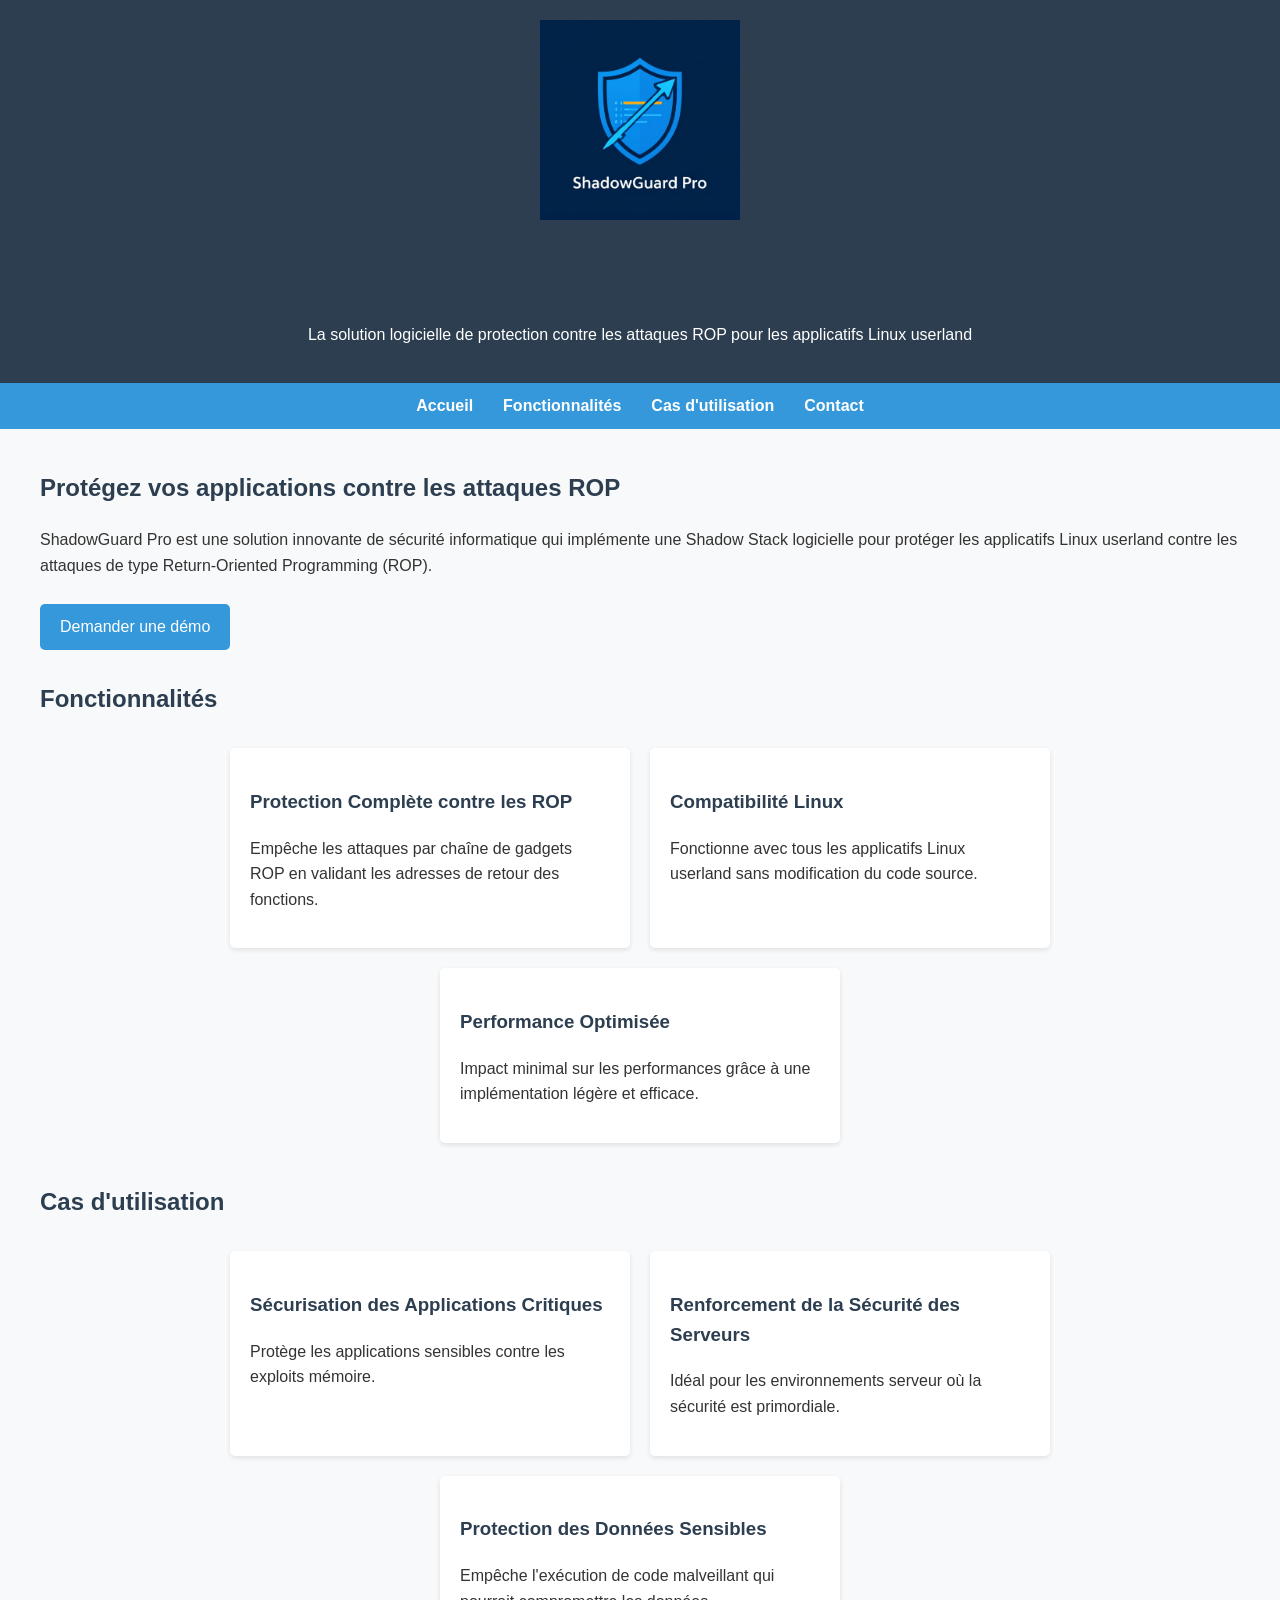
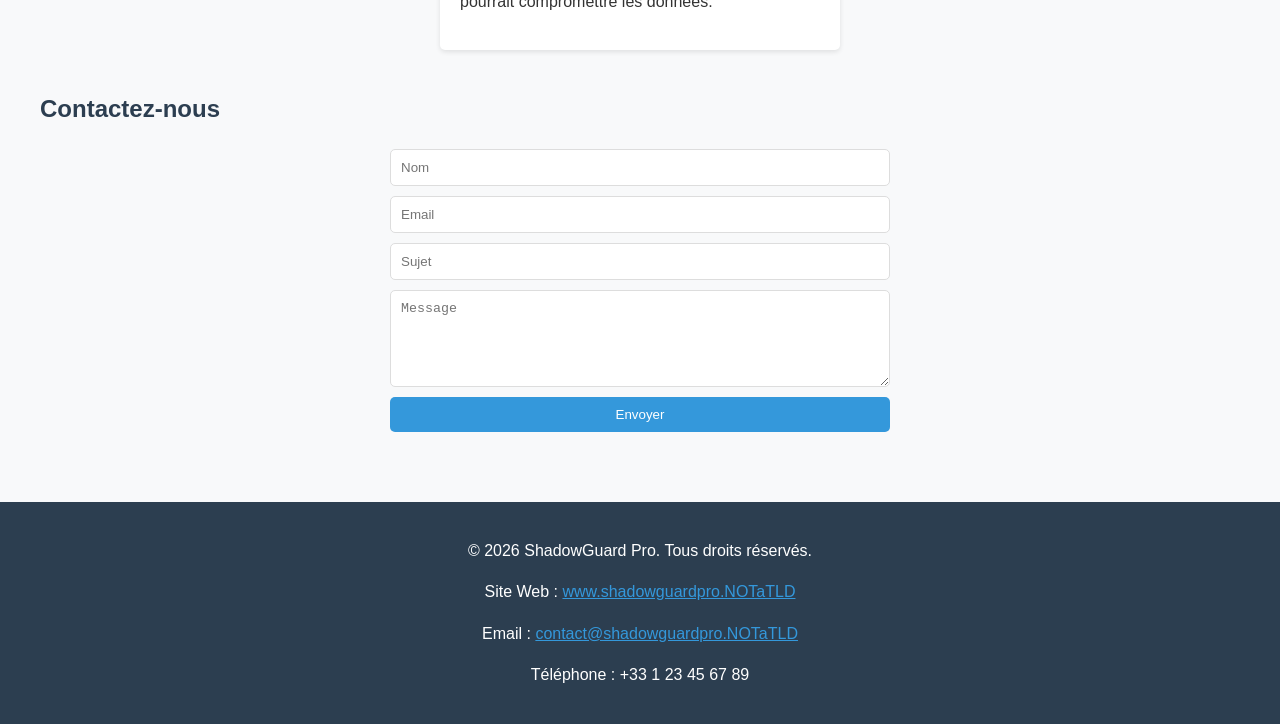
<file: nginx/html/index.html>
<!DOCTYPE html>
<html lang="fr">
<!--This page is static, it's really not what you are looking for-->
<head>
    <meta charset="UTF-8">
    <meta name="viewport" content="width=device-width, initial-scale=1.0">
    <title>ShadowGuard Pro - Protection contre les attaques ROP</title>
    <style>
        /* Styles de base */
        body {
            font-family: 'Arial', sans-serif;
            line-height: 1.6;
            margin: 0;
            padding: 0;
            color: #333;
            background-color: #f8f9fa;
        }

        /* En-tête */
        header {
            background-color: #2c3e50;
            color: white;
            padding: 20px 0;
            text-align: center;
        }

        /* Logo */
        .logo {
            width: 100px;
            height: 100px;
            background-color: #3498db;
            border-radius: 10px;
            margin: 0 auto 10px;
            position: relative;
            overflow: hidden;
        }

        .logo .shield {
            width: 100%;
            height: 100%;
            background-color: #2c3e50;
            border-radius: 10px;
            position: relative;
            overflow: hidden;
        }

        .logo .stack {
            position: absolute;
            top: 30%;
            left: 20%;
            width: 60%;
            height: 40%;
            background-color: #3498db;
            border-radius: 5px;
            box-shadow: 0 0 10px rgba(0, 0, 0, 0.3);
        }

        .logo .arrow {
            position: absolute;
            top: 50%;
            left: 50%;
            width: 0;
            height: 0;
            border-left: 10px solid transparent;
            border-right: 10px solid transparent;
            border-top: 15px solid #3498db;
            transform: translate(-50%, -50%);
        }

        /* Navigation */
        nav {
            background-color: #3498db;
            padding: 10px 0;
        }

        nav ul {
            list-style-type: none;
            margin: 0;
            padding: 0;
            display: flex;
            justify-content: center;
        }

        nav ul li {
            margin: 0 15px;
        }

        nav ul li a {
            color: white;
            text-decoration: none;
            font-weight: bold;
        }

        /* Contenu principal */
        main {
            padding: 20px;
            max-width: 1200px;
            margin: 0 auto;
        }

        section {
            margin-bottom: 30px;
        }

        h1, h2, h3 {
            color: #2c3e50;
        }

        /* Pied de page */
        footer {
            background-color: #2c3e50;
            color: white;
            text-align: center;
            padding: 20px 0;
            margin-top: 20px;
        }

        /* Boutons */
        .btn {
            display: inline-block;
            background-color: #3498db;
            color: white;
            padding: 10px 20px;
            text-decoration: none;
            border-radius: 5px;
            margin-top: 10px;
        }

        /* Carte de fonctionnalité */
        .feature-card {
            background-color: white;
            border-radius: 5px;
            padding: 20px;
            margin: 10px;
            box-shadow: 0 2px 5px rgba(0, 0, 0, 0.1);
        }

        /* Formulaire de contact */
        .contact-form {
            display: flex;
            flex-direction: column;
            max-width: 500px;
            margin: 0 auto;
        }

        .contact-form input, .contact-form textarea {
            padding: 10px;
            margin-bottom: 10px;
            border: 1px solid #ddd;
            border-radius: 5px;
        }

        .contact-form button {
            background-color: #3498db;
            color: white;
            border: none;
            padding: 10px 20px;
            border-radius: 5px;
            cursor: pointer;
        }

        /* Responsive */
        @media (max-width: 768px) {
            nav ul {
                flex-direction: column;
                align-items: center;
            }

            nav ul li {
                margin: 5px 0;
            }
        }
    </style>
</head>
<body>
    <header>
	<img src="rsrc/shadowguard.png" width="200" height="200">
        <h1>ShadowGuard Pro</h1>
        <p>La solution logicielle de protection contre les attaques ROP pour les applicatifs Linux userland</p>
    </header>

    <nav>
        <ul>
            <li><a href="#accueil">Accueil</a></li>
            <li><a href="#fonctionnalités">Fonctionnalités</a></li>
            <li><a href="#cas-utilisation">Cas d'utilisation</a></li>
            <li><a href="#contact">Contact</a></li>
        </ul>
    </nav>

    <main>
        <section id="accueil">
            <h2>Protégez vos applications contre les attaques ROP</h2>
            <p>ShadowGuard Pro est une solution innovante de sécurité informatique qui implémente une Shadow Stack logicielle pour protéger les applicatifs Linux userland contre les attaques de type Return-Oriented Programming (ROP).</p>
            <a href="#contact" class="btn">Demander une démo</a>
        </section>

        <section id="fonctionnalités">
            <h2>Fonctionnalités</h2>
            <div style="display: flex; flex-wrap: wrap; justify-content: center;">
                <div class="feature-card" style="width: 30%;">
                    <h3>Protection Complète contre les ROP</h3>
                    <p>Empêche les attaques par chaîne de gadgets ROP en validant les adresses de retour des fonctions.</p>
                </div>
                <div class="feature-card" style="width: 30%;">
                    <h3>Compatibilité Linux</h3>
                    <p>Fonctionne avec tous les applicatifs Linux userland sans modification du code source.</p>
                </div>
                <div class="feature-card" style="width: 30%;">
                    <h3>Performance Optimisée</h3>
                    <p>Impact minimal sur les performances grâce à une implémentation légère et efficace.</p>
                </div>
            </div>
        </section>

        <section id="cas-utilisation">
            <h2>Cas d'utilisation</h2>
            <div style="display: flex; flex-wrap: wrap; justify-content: center;">
                <div class="feature-card" style="width: 30%;">
                    <h3>Sécurisation des Applications Critiques</h3>
                    <p>Protège les applications sensibles contre les exploits mémoire.</p>
                </div>
                <div class="feature-card" style="width: 30%;">
                    <h3>Renforcement de la Sécurité des Serveurs</h3>
                    <p>Idéal pour les environnements serveur où la sécurité est primordiale.</p>
                </div>
                <div class="feature-card" style="width: 30%;">
                    <h3>Protection des Données Sensibles</h3>
                    <p>Empêche l'exécution de code malveillant qui pourrait compromettre les données.</p>
                </div>
            </div>
        </section>

        <section id="contact">
            <h2>Contactez-nous</h2>
            <form class="contact-form">
                <input type="text" placeholder="Nom" required>
                <input type="email" placeholder="Email" required>
                <input type="text" placeholder="Sujet" required>
                <textarea placeholder="Message" rows="5" required></textarea>
                <button type="submit">Envoyer</button>
            </form>
        </section>
    </main>

    <footer>
        <p>&copy; 2026 ShadowGuard Pro. Tous droits réservés.</p>
        <p>Site Web : <a href="http://www.shadowguardpro.NOTaTLD" style="color: #3498db;">www.shadowguardpro.NOTaTLD</a></p>
        <p>Email : <a href="mailto:contact@shadowguardpro.NOTaTLD" style="color: #3498db;">contact@shadowguardpro.NOTaTLD</a></p>
        <p>Téléphone : +33 1 23 45 67 89</p>
    </footer>
</body>
</html>
</file>
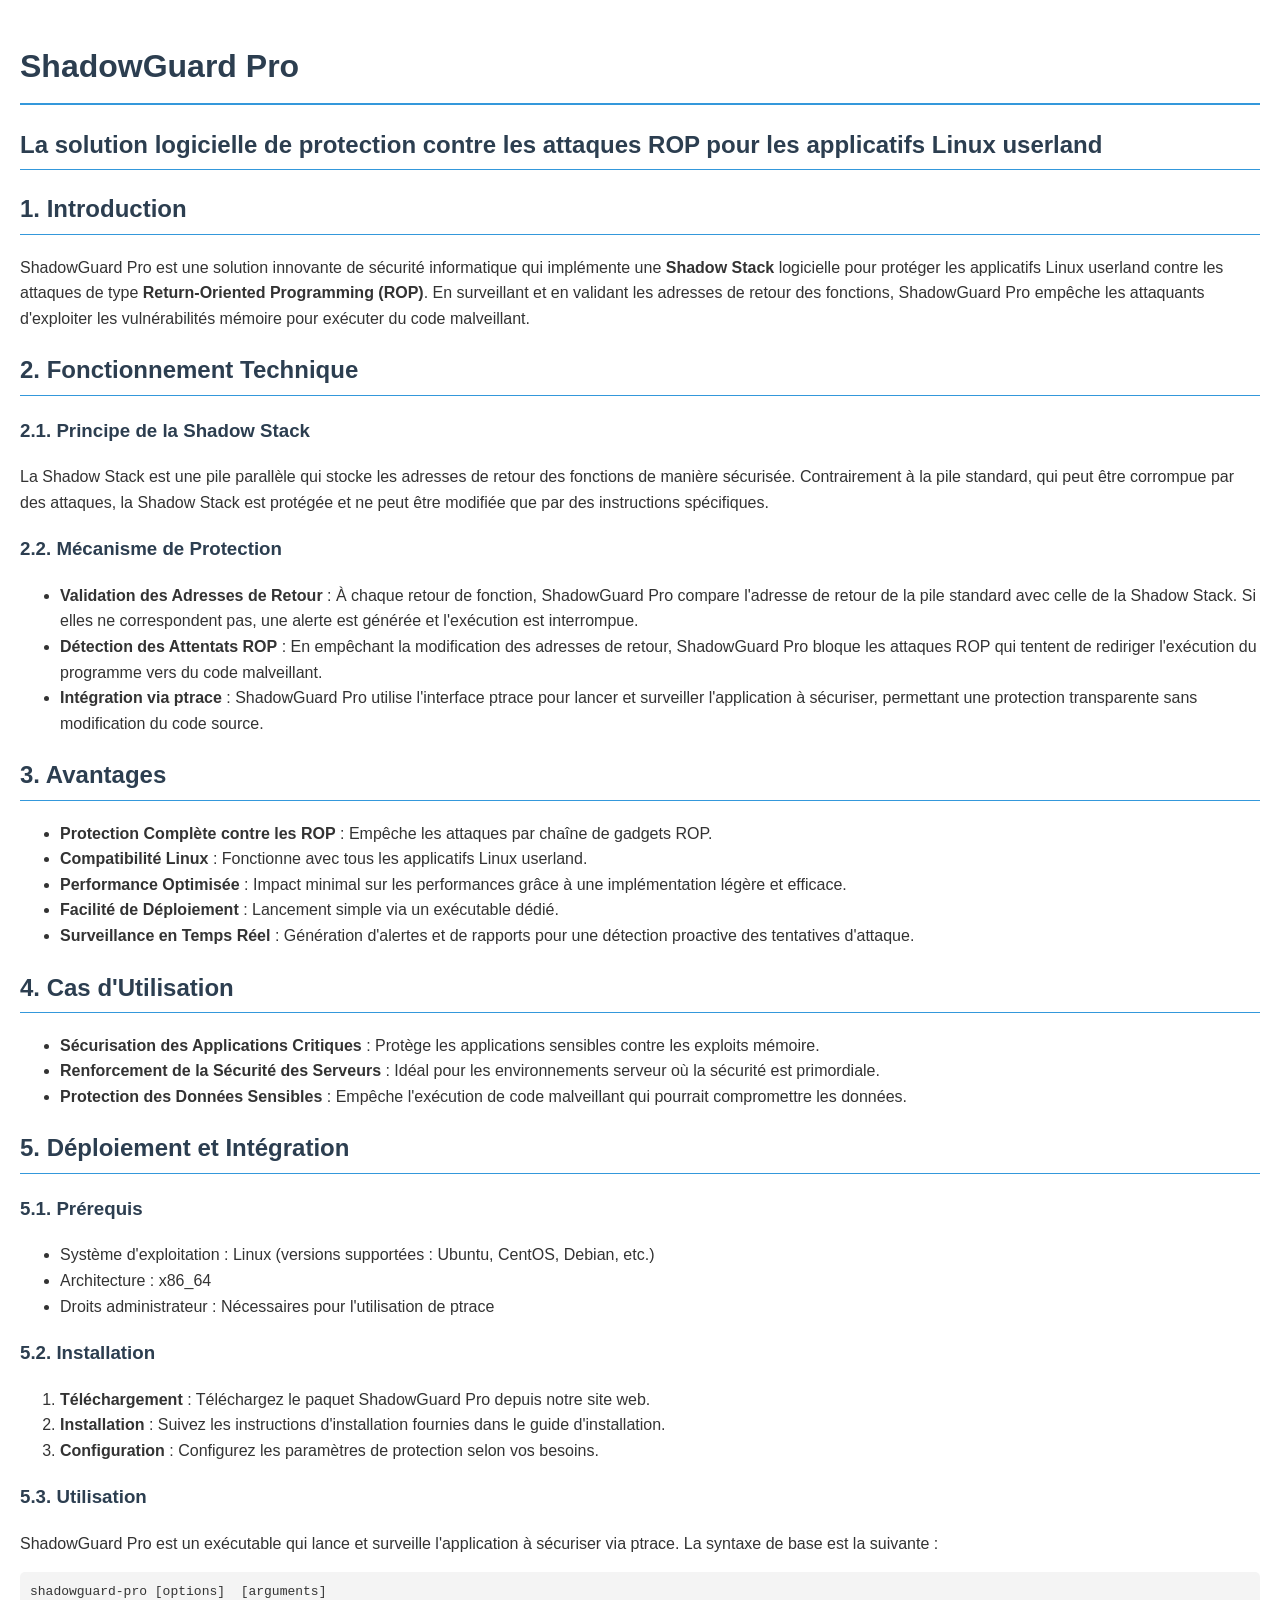
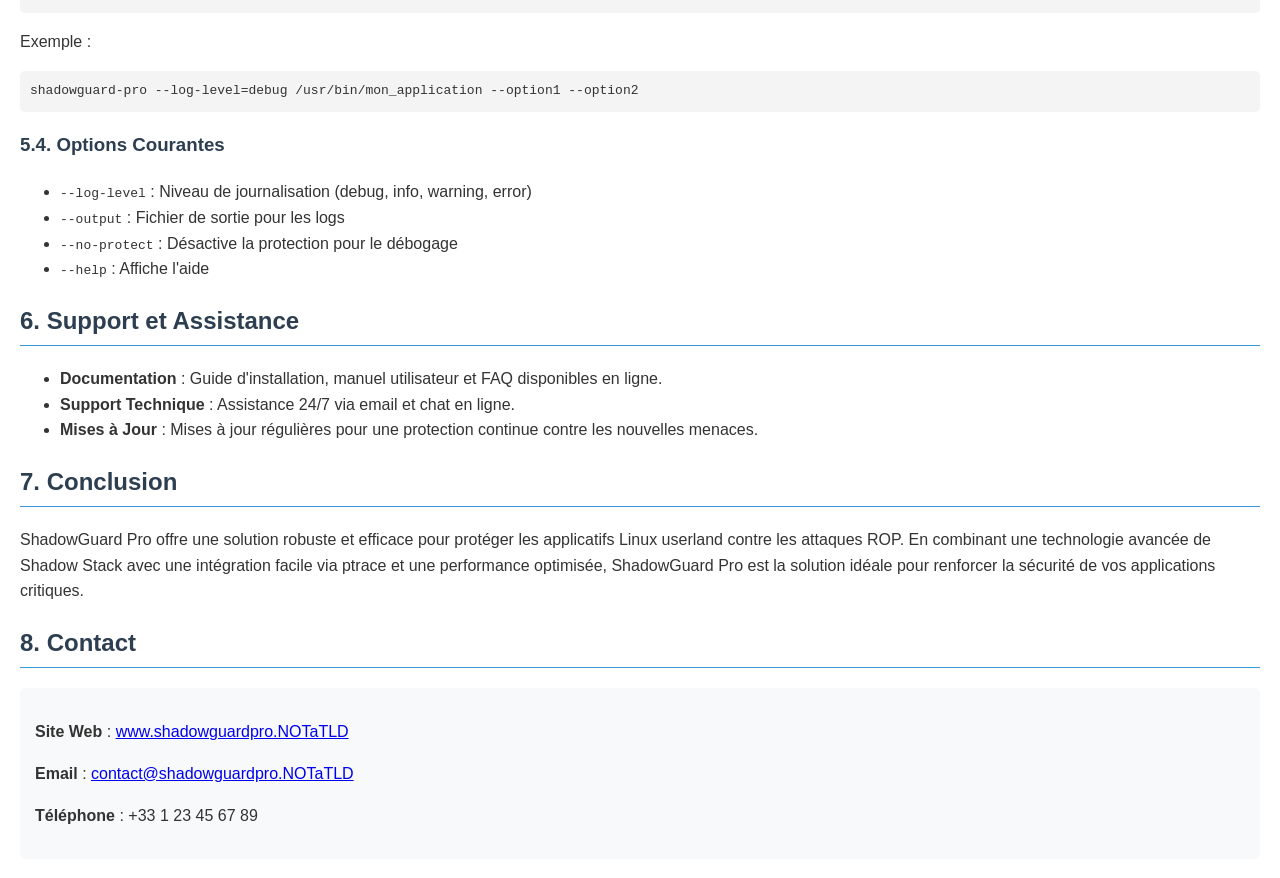
<file: nginx/html/rsrc/ShadowGuardPro_whitepaper.html>
<!DOCTYPE html>
<html lang="fr">
<head>
    <meta charset="UTF-8">
    <meta name="viewport" content="width=device-width, initial-scale=1.0">
    <title>ShadowGuard Pro - Documentation Technico-Commerciale</title>
    <style>
        body {
            font-family: Arial, sans-serif;
            line-height: 1.6;
            margin: 0;
            padding: 20px;
            color: #333;
        }
        h1, h2, h3, h4 {
            color: #2c3e50;
        }
        h1 {
            border-bottom: 2px solid #3498db;
            padding-bottom: 10px;
        }
        h2 {
            border-bottom: 1px solid #3498db;
            padding-bottom: 5px;
        }
        pre {
            background-color: #f4f4f4;
            padding: 10px;
            border-radius: 5px;
            overflow-x: auto;
        }
        code {
            font-family: monospace;
        }
        .contact-info {
            background-color: #f8f9fa;
            padding: 15px;
            border-radius: 5px;
            margin-top: 20px;
        }
    </style>
</head>
<body>
    <h1>ShadowGuard Pro</h1>
    <h2>La solution logicielle de protection contre les attaques ROP pour les applicatifs Linux userland</h2>

    <h2>1. Introduction</h2>
    <p>ShadowGuard Pro est une solution innovante de sécurité informatique qui implémente une <strong>Shadow Stack</strong> logicielle pour protéger les applicatifs Linux userland contre les attaques de type <strong>Return-Oriented Programming (ROP)</strong>. En surveillant et en validant les adresses de retour des fonctions, ShadowGuard Pro empêche les attaquants d'exploiter les vulnérabilités mémoire pour exécuter du code malveillant.</p>

    <h2>2. Fonctionnement Technique</h2>

    <h3>2.1. Principe de la Shadow Stack</h3>
    <p>La Shadow Stack est une pile parallèle qui stocke les adresses de retour des fonctions de manière sécurisée. Contrairement à la pile standard, qui peut être corrompue par des attaques, la Shadow Stack est protégée et ne peut être modifiée que par des instructions spécifiques.</p>

    <h3>2.2. Mécanisme de Protection</h3>
    <ul>
        <li><strong>Validation des Adresses de Retour</strong> : À chaque retour de fonction, ShadowGuard Pro compare l'adresse de retour de la pile standard avec celle de la Shadow Stack. Si elles ne correspondent pas, une alerte est générée et l'exécution est interrompue.</li>
        <li><strong>Détection des Attentats ROP</strong> : En empêchant la modification des adresses de retour, ShadowGuard Pro bloque les attaques ROP qui tentent de rediriger l'exécution du programme vers du code malveillant.</li>
        <li><strong>Intégration via ptrace</strong> : ShadowGuard Pro utilise l'interface ptrace pour lancer et surveiller l'application à sécuriser, permettant une protection transparente sans modification du code source.</li>
    </ul>

    <h2>3. Avantages</h2>
    <ul>
        <li><strong>Protection Complète contre les ROP</strong> : Empêche les attaques par chaîne de gadgets ROP.</li>
        <li><strong>Compatibilité Linux</strong> : Fonctionne avec tous les applicatifs Linux userland.</li>
        <li><strong>Performance Optimisée</strong> : Impact minimal sur les performances grâce à une implémentation légère et efficace.</li>
        <li><strong>Facilité de Déploiement</strong> : Lancement simple via un exécutable dédié.</li>
        <li><strong>Surveillance en Temps Réel</strong> : Génération d'alertes et de rapports pour une détection proactive des tentatives d'attaque.</li>
    </ul>

    <h2>4. Cas d'Utilisation</h2>
    <ul>
        <li><strong>Sécurisation des Applications Critiques</strong> : Protège les applications sensibles contre les exploits mémoire.</li>
        <li><strong>Renforcement de la Sécurité des Serveurs</strong> : Idéal pour les environnements serveur où la sécurité est primordiale.</li>
        <li><strong>Protection des Données Sensibles</strong> : Empêche l'exécution de code malveillant qui pourrait compromettre les données.</li>
    </ul>

    <h2>5. Déploiement et Intégration</h2>

    <h3>5.1. Prérequis</h3>
    <ul>
        <li>Système d'exploitation : Linux (versions supportées : Ubuntu, CentOS, Debian, etc.)</li>
        <li>Architecture : x86_64</li>
        <li>Droits administrateur : Nécessaires pour l'utilisation de ptrace</li>
    </ul>

    <h3>5.2. Installation</h3>
    <ol>
        <li><strong>Téléchargement</strong> : Téléchargez le paquet ShadowGuard Pro depuis notre site web.</li>
        <li><strong>Installation</strong> : Suivez les instructions d'installation fournies dans le guide d'installation.</li>
        <li><strong>Configuration</strong> : Configurez les paramètres de protection selon vos besoins.</li>
    </ol>

    <h3>5.3. Utilisation</h3>
    <p>ShadowGuard Pro est un exécutable qui lance et surveille l'application à sécuriser via ptrace. La syntaxe de base est la suivante :</p>

    <pre><code>shadowguard-pro [options] <commande> [arguments]</code></pre>

    <p>Exemple :</p>
    <pre><code>shadowguard-pro --log-level=debug /usr/bin/mon_application --option1 --option2</code></pre>

    <h3>5.4. Options Courantes</h3>
    <ul>
        <li><code>--log-level</code> : Niveau de journalisation (debug, info, warning, error)</li>
        <li><code>--output</code> : Fichier de sortie pour les logs</li>
        <li><code>--no-protect</code> : Désactive la protection pour le débogage</li>
        <li><code>--help</code> : Affiche l'aide</li>
    </ul>

    <h2>6. Support et Assistance</h2>
    <ul>
        <li><strong>Documentation</strong> : Guide d'installation, manuel utilisateur et FAQ disponibles en ligne.</li>
        <li><strong>Support Technique</strong> : Assistance 24/7 via email et chat en ligne.</li>
        <li><strong>Mises à Jour</strong> : Mises à jour régulières pour une protection continue contre les nouvelles menaces.</li>
    </ul>

    <h2>7. Conclusion</h2>
    <p>ShadowGuard Pro offre une solution robuste et efficace pour protéger les applicatifs Linux userland contre les attaques ROP. En combinant une technologie avancée de Shadow Stack avec une intégration facile via ptrace et une performance optimisée, ShadowGuard Pro est la solution idéale pour renforcer la sécurité de vos applications critiques.</p>

    <h2>8. Contact</h2>
    <div class="contact-info">
        <p><strong>Site Web</strong> : <a href="http://www.shadowguardpro.NOTaTLD">www.shadowguardpro.NOTaTLD</a></p>
        <p><strong>Email</strong> : <a href="mailto:contact@shadowguardpro.NOTaTLD">contact@shadowguardpro.NOTaTLD</a></p>
        <p><strong>Téléphone</strong> : +33 1 23 45 67 89</p>
    </div>
</body>
</html>
</file>
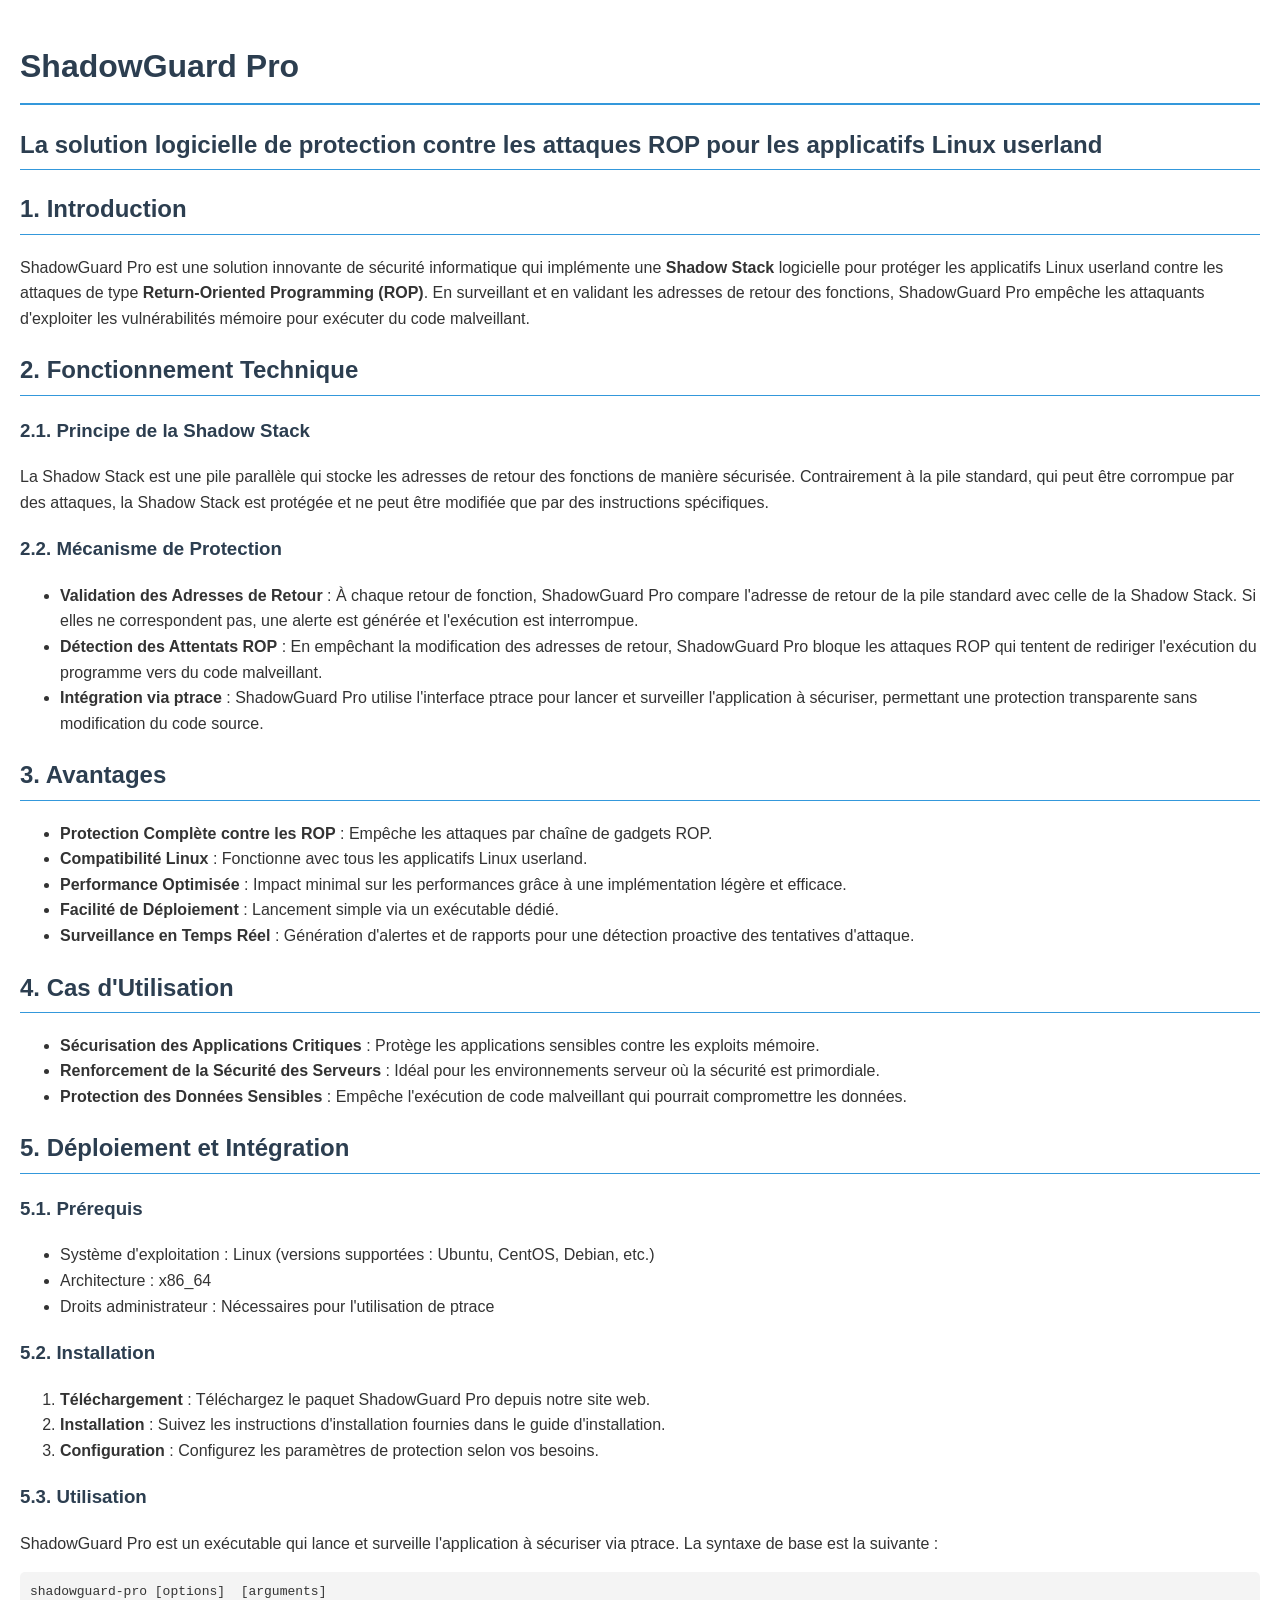
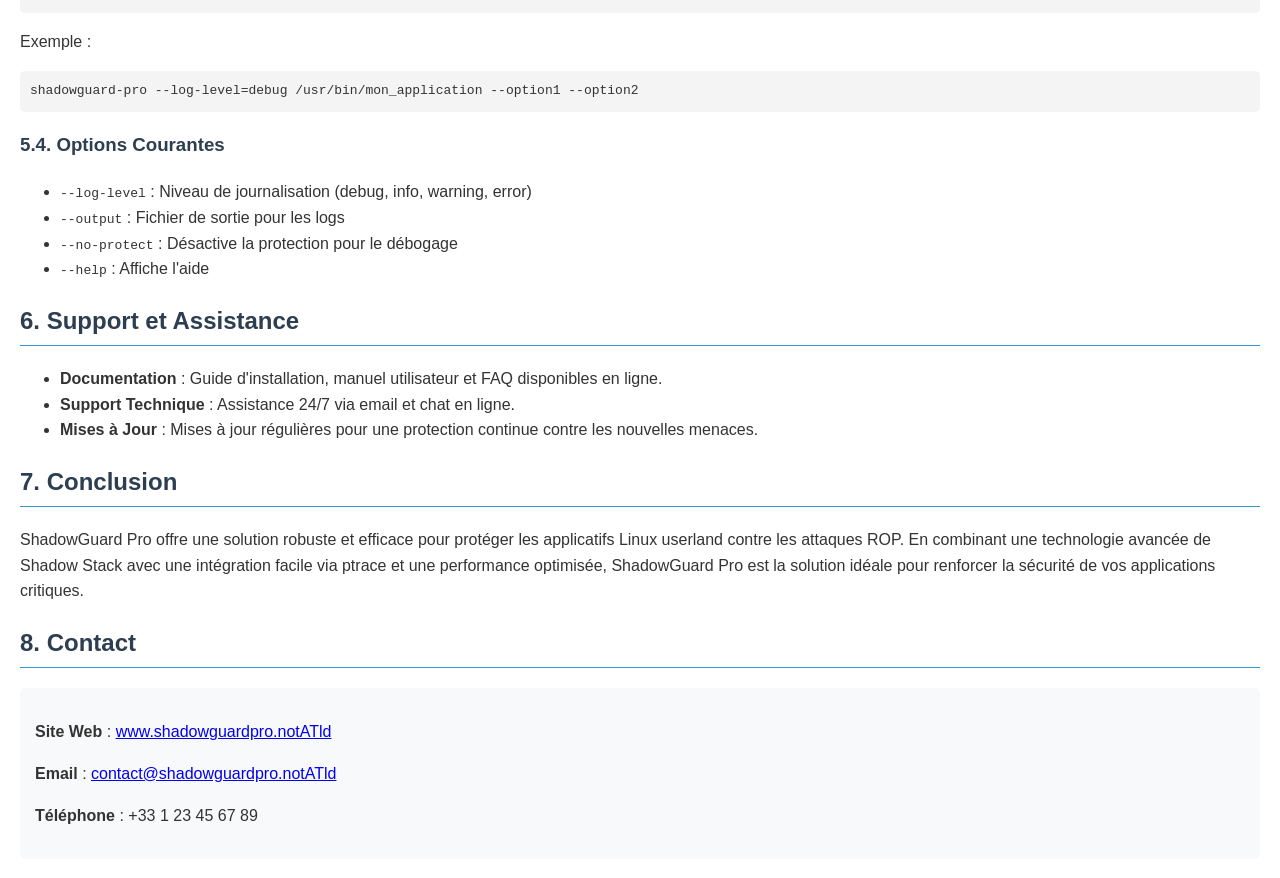
<file: nginx/html/aoxgulmpgdvaagnd/cproj.ernest/260217_shadow_guard/ShadowGuardPro.html>
<!DOCTYPE html>
<html lang="fr">
<head>
    <meta charset="UTF-8">
    <meta name="viewport" content="width=device-width, initial-scale=1.0">
    <title>ShadowGuard Pro - Documentation Technico-Commerciale</title>
    <style>
        body {
            font-family: Arial, sans-serif;
            line-height: 1.6;
            margin: 0;
            padding: 20px;
            color: #333;
        }
        h1, h2, h3, h4 {
            color: #2c3e50;
        }
        h1 {
            border-bottom: 2px solid #3498db;
            padding-bottom: 10px;
        }
        h2 {
            border-bottom: 1px solid #3498db;
            padding-bottom: 5px;
        }
        pre {
            background-color: #f4f4f4;
            padding: 10px;
            border-radius: 5px;
            overflow-x: auto;
        }
        code {
            font-family: monospace;
        }
        .contact-info {
            background-color: #f8f9fa;
            padding: 15px;
            border-radius: 5px;
            margin-top: 20px;
        }
    </style>
</head>
<body>
    <h1>ShadowGuard Pro</h1>
    <h2>La solution logicielle de protection contre les attaques ROP pour les applicatifs Linux userland</h2>

    <h2>1. Introduction</h2>
    <p>ShadowGuard Pro est une solution innovante de sécurité informatique qui implémente une <strong>Shadow Stack</strong> logicielle pour protéger les applicatifs Linux userland contre les attaques de type <strong>Return-Oriented Programming (ROP)</strong>. En surveillant et en validant les adresses de retour des fonctions, ShadowGuard Pro empêche les attaquants d'exploiter les vulnérabilités mémoire pour exécuter du code malveillant.</p>

    <h2>2. Fonctionnement Technique</h2>

    <h3>2.1. Principe de la Shadow Stack</h3>
    <p>La Shadow Stack est une pile parallèle qui stocke les adresses de retour des fonctions de manière sécurisée. Contrairement à la pile standard, qui peut être corrompue par des attaques, la Shadow Stack est protégée et ne peut être modifiée que par des instructions spécifiques.</p>

    <h3>2.2. Mécanisme de Protection</h3>
    <ul>
        <li><strong>Validation des Adresses de Retour</strong> : À chaque retour de fonction, ShadowGuard Pro compare l'adresse de retour de la pile standard avec celle de la Shadow Stack. Si elles ne correspondent pas, une alerte est générée et l'exécution est interrompue.</li>
        <li><strong>Détection des Attentats ROP</strong> : En empêchant la modification des adresses de retour, ShadowGuard Pro bloque les attaques ROP qui tentent de rediriger l'exécution du programme vers du code malveillant.</li>
        <li><strong>Intégration via ptrace</strong> : ShadowGuard Pro utilise l'interface ptrace pour lancer et surveiller l'application à sécuriser, permettant une protection transparente sans modification du code source.</li>
    </ul>

    <h2>3. Avantages</h2>
    <ul>
        <li><strong>Protection Complète contre les ROP</strong> : Empêche les attaques par chaîne de gadgets ROP.</li>
        <li><strong>Compatibilité Linux</strong> : Fonctionne avec tous les applicatifs Linux userland.</li>
        <li><strong>Performance Optimisée</strong> : Impact minimal sur les performances grâce à une implémentation légère et efficace.</li>
        <li><strong>Facilité de Déploiement</strong> : Lancement simple via un exécutable dédié.</li>
        <li><strong>Surveillance en Temps Réel</strong> : Génération d'alertes et de rapports pour une détection proactive des tentatives d'attaque.</li>
    </ul>

    <h2>4. Cas d'Utilisation</h2>
    <ul>
        <li><strong>Sécurisation des Applications Critiques</strong> : Protège les applications sensibles contre les exploits mémoire.</li>
        <li><strong>Renforcement de la Sécurité des Serveurs</strong> : Idéal pour les environnements serveur où la sécurité est primordiale.</li>
        <li><strong>Protection des Données Sensibles</strong> : Empêche l'exécution de code malveillant qui pourrait compromettre les données.</li>
    </ul>

    <h2>5. Déploiement et Intégration</h2>

    <h3>5.1. Prérequis</h3>
    <ul>
        <li>Système d'exploitation : Linux (versions supportées : Ubuntu, CentOS, Debian, etc.)</li>
        <li>Architecture : x86_64</li>
        <li>Droits administrateur : Nécessaires pour l'utilisation de ptrace</li>
    </ul>

    <h3>5.2. Installation</h3>
    <ol>
        <li><strong>Téléchargement</strong> : Téléchargez le paquet ShadowGuard Pro depuis notre site web.</li>
        <li><strong>Installation</strong> : Suivez les instructions d'installation fournies dans le guide d'installation.</li>
        <li><strong>Configuration</strong> : Configurez les paramètres de protection selon vos besoins.</li>
    </ol>

    <h3>5.3. Utilisation</h3>
    <p>ShadowGuard Pro est un exécutable qui lance et surveille l'application à sécuriser via ptrace. La syntaxe de base est la suivante :</p>

    <pre><code>shadowguard-pro [options] <commande> [arguments]</code></pre>

    <p>Exemple :</p>
    <pre><code>shadowguard-pro --log-level=debug /usr/bin/mon_application --option1 --option2</code></pre>

    <h3>5.4. Options Courantes</h3>
    <ul>
        <li><code>--log-level</code> : Niveau de journalisation (debug, info, warning, error)</li>
        <li><code>--output</code> : Fichier de sortie pour les logs</li>
        <li><code>--no-protect</code> : Désactive la protection pour le débogage</li>
        <li><code>--help</code> : Affiche l'aide</li>
    </ul>

    <h2>6. Support et Assistance</h2>
    <ul>
        <li><strong>Documentation</strong> : Guide d'installation, manuel utilisateur et FAQ disponibles en ligne.</li>
        <li><strong>Support Technique</strong> : Assistance 24/7 via email et chat en ligne.</li>
        <li><strong>Mises à Jour</strong> : Mises à jour régulières pour une protection continue contre les nouvelles menaces.</li>
    </ul>

    <h2>7. Conclusion</h2>
    <p>ShadowGuard Pro offre une solution robuste et efficace pour protéger les applicatifs Linux userland contre les attaques ROP. En combinant une technologie avancée de Shadow Stack avec une intégration facile via ptrace et une performance optimisée, ShadowGuard Pro est la solution idéale pour renforcer la sécurité de vos applications critiques.</p>

    <h2>8. Contact</h2>
    <div class="contact-info">
        <p><strong>Site Web</strong> : <a href="http://www.shadowguardpro.notATld">www.shadowguardpro.notATld</a></p>
        <p><strong>Email</strong> : <a href="mailto:contact@shadowguardpro.notATld">contact@shadowguardpro.notATld</a></p>
        <p><strong>Téléphone</strong> : +33 1 23 45 67 89</p>
    </div>
</body>
</html>
</file>
